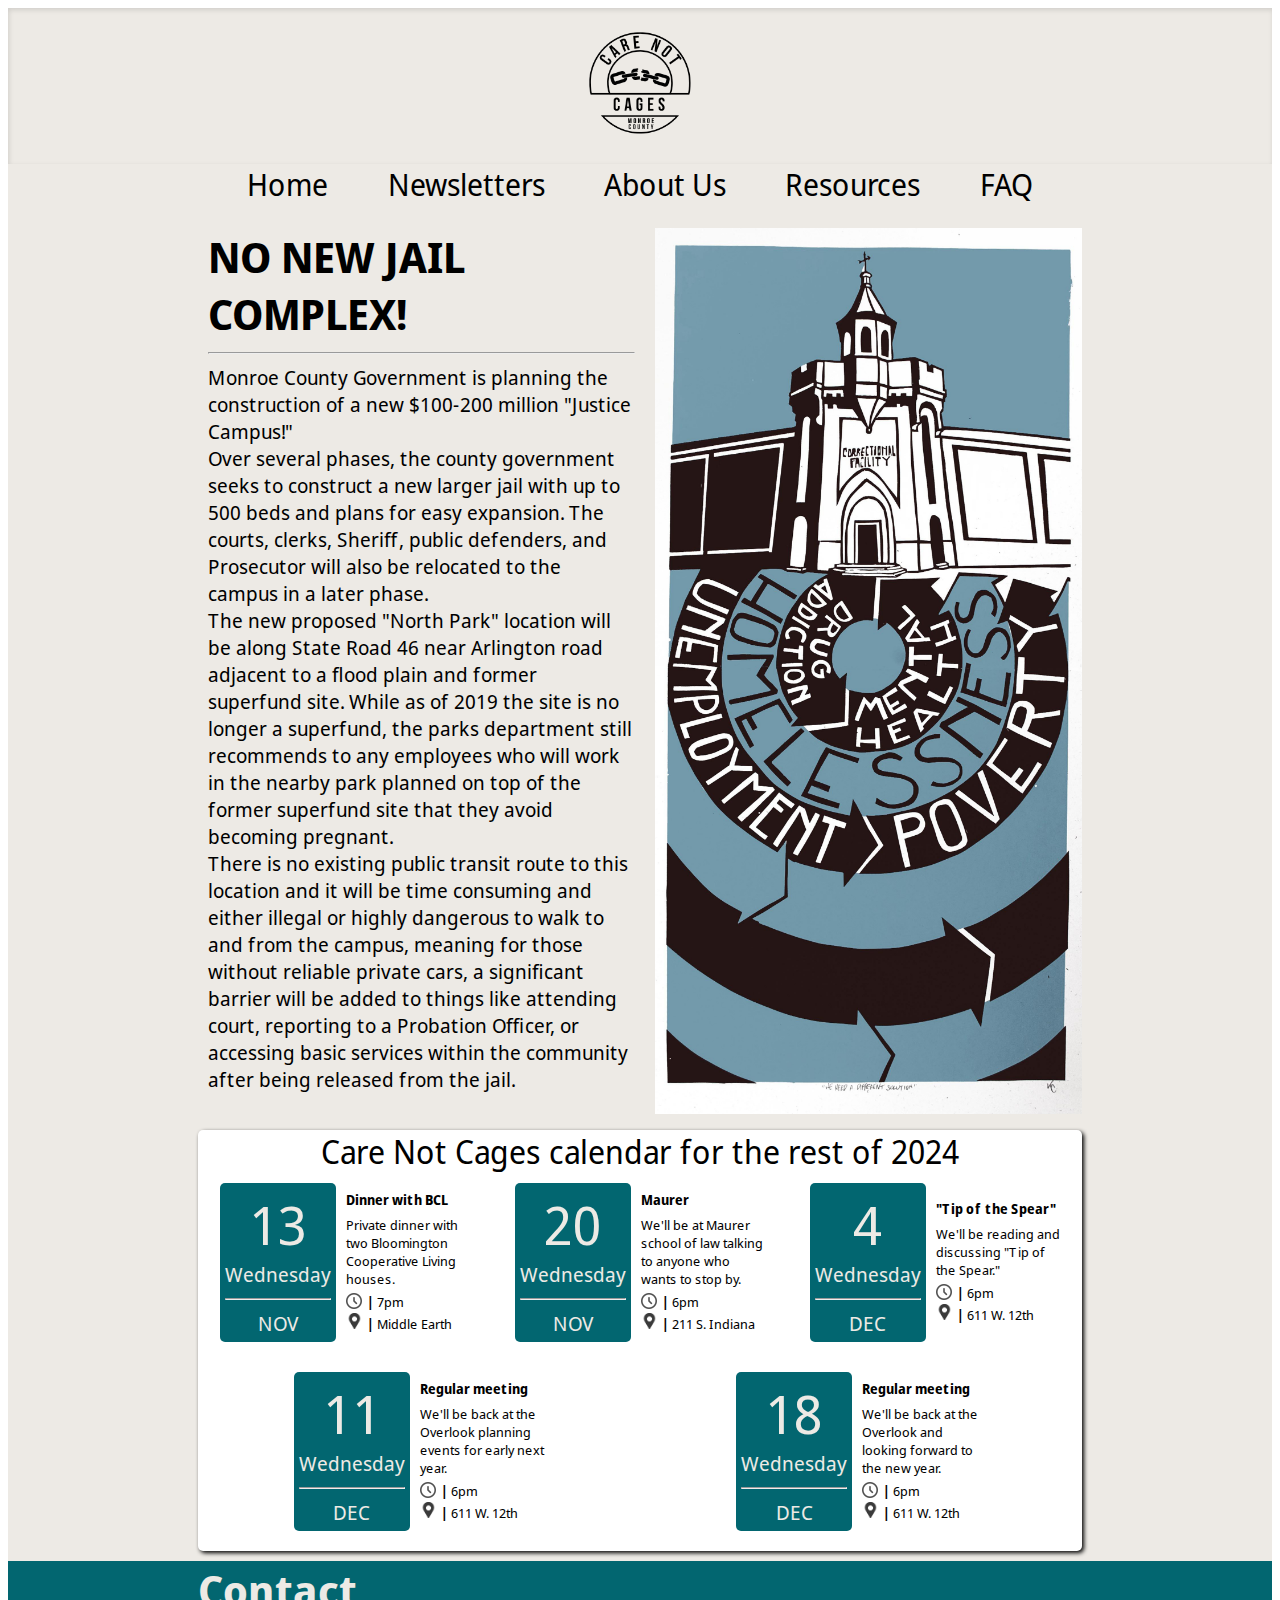
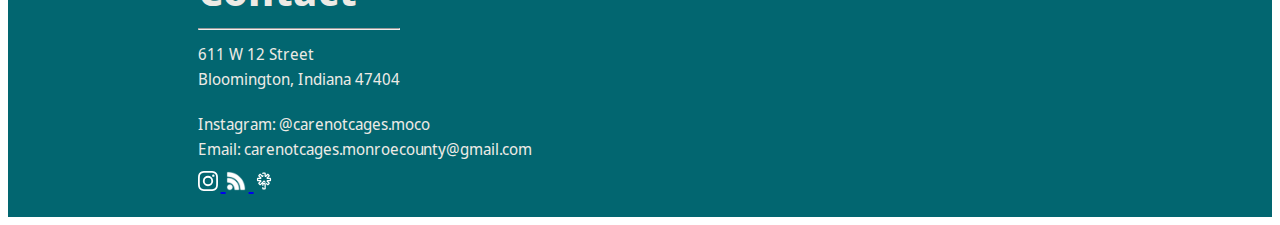
<file: index.html>
<!DOCTYPE html>
<html>
<head>
    <title>
        No New Jail!
    </title>
    <link rel="stylesheet" href="styles/styles.css">
    <link rel="preconnect" href="https://fonts.googleapis.com">
    <link rel="preconnect" href="https://fonts.gstatic.com" crossorigin>
    <link href="https://fonts.googleapis.com/css2?family=Noto+Sans+Display:ital,wght@0,400;0,700;1,400&display=swap" rel="stylesheet">
</head>
<body>
    <div class="website-page">
        <div class="banner-section">
            <div class="hamburger"></div>
            <div class="banner-center">
                <img class="banner-img" src="images/logo.png">
            </div>
            <div class="banner-right"></div>
        </div>
		<div class="body-whole">         
			<div class="toolbar">
				<a class="sidebar-element" href="index.html">Home</a>
				<a class="sidebar-element" href="https://us21.campaign-archive.com/home/?u=6d10627eb34ee9c841b69b6d6&id=cab045118e">Newsletters</a>
				<a class="sidebar-element" href="about-us.html">About Us</a>
				<a class="sidebar-element" href="resources.html">Resources</a>
				<a class="sidebar-element" href="faq.html">FAQ</a>
			</div>		
			<div class="hero">
				<div class="hero-text">
					<div class="header">
						NO NEW JAIL COMPLEX!
					</div>
					<hr class="hr-main">
					<div>
						Monroe County Government is planning the construction of a new $100-200 million "Justice Campus!"
						<br>
						Over several phases, the county government seeks to construct a new larger jail with up to 500 beds and plans for easy expansion. 
						The courts, clerks, Sheriff, public defenders, and Prosecutor will also be relocated to the campus in a later phase.
						<br>
						The new proposed "North Park" location will be along State Road 46 near Arlington road adjacent to a flood plain and former superfund site. 
						While as of 2019 the site is no longer a superfund, the parks department still recommends to any employees who will work in the nearby park planned on top of the former superfund site that they avoid becoming pregnant.
						<br>
						There is no existing public transit route to this location and 
						it will be time consuming and either illegal or highly dangerous to walk to and from the campus, meaning for those without reliable private cars, a significant barrier will be added to things like attending court, reporting to a Probation Officer, or accessing basic services within the community after being released from the jail. 
					</div>
				</div>
				<div class="hero-image-div">
					<img class="hero-img" src="images/CRAntiCorrectionalFacilitiesPoster.jpg" alt="poster">
				</div>
			</div>
			<div class="hero-calendar">
				<div class="hero-calendar-header">
					Care Not Cages calendar for the rest of 2024
				</div>
				<div class="hero-calendar-box">
					<div class="hero-calendar-row">
						<div class="hero-calendar-entry">
							<div class="calendar-aside">
								<div class="calendar-aside-date">
									13
								</div>
								<div class="calendar-aside-day">
									Wednesday
								</div>
								<hr>
								<div class="calendar-aside-month">
									NOV
								</div>
							</div>
							<div class="calendar-section">
								<div class="calendar-section-title">
									<b>Dinner with BCL </b>
								</div>
								<div>
									Private dinner with two Bloomington Cooperative Living houses.
								</div>
								<div class="calendar-section-time">
									<img class="calendar-img" src="images/clock.png">
									<div class="calendar-section-time-text">
										<strong>|</strong> 7pm 
									</div>
								</div>
								<div class="calendar-section-location">
									<div>
										<img class="calendar-img" src="images/location.png">
									</div>
									<div class="calendar-section-location-text">
										<strong>|</strong> Middle Earth
									</div>
								</div>
							</div>
						</div>
						<div class="hero-calendar-entry">
							<div class="calendar-aside">
								<div class="calendar-aside-date">
									20
								</div>
								<div class="calendar-aside-day">
									Wednesday
								</div>
								<hr>
								<div class="calendar-aside-month">
									NOV
								</div>
							</div>
							<div class="calendar-section">
								<div class="calendar-section-title">
									<b>Maurer </b>
								</div>
								<div>
									We'll be at Maurer school of law talking to anyone who wants to stop by.
								</div>
								<div class="calendar-section-time">
									<img class="calendar-img" src="images/clock.png">
									<div class="calendar-section-time-text">
										<strong>|</strong> 6pm 
									</div>
								</div>
								<div class="calendar-section-location">
									<div>
										<img class="calendar-img" src="images/location.png">
									</div>
									<div class="calendar-section-location-text">
										<strong>|</strong> 211 S. Indiana
									</div>
								</div>
							</div>
						</div>
						<div class="hero-calendar-entry">
							<div class="calendar-aside">
								<div class="calendar-aside-date">
									4
								</div>
								<div class="calendar-aside-day">
									Wednesday
								</div>
								<hr>
								<div class="calendar-aside-month">
									DEC
								</div>
							</div>
							<div class="calendar-section">
								<div class="calendar-section-title">
									<b> "Tip of the Spear" </b>
								</div>
								<div>
									We'll be reading and discussing "Tip of the Spear." 
								</div>
								<div class="calendar-section-time">
									<img class="calendar-img" src="images/clock.png">
									<div class="calendar-section-time-text">
										<strong>|</strong> 6pm 
									</div>
								</div>
								<div class="calendar-section-location">
									<div>
										<img class="calendar-img" src="images/location.png">
									</div>
									<div class="calendar-section-location-text">
										<strong>|</strong> 611 W. 12th
									</div>
								</div>
							</div>
						</div>
					</div>
					<div class="hero-calendar-row">
						<div class="hero-calendar-entry">
							<div class="calendar-aside">
								<div class="calendar-aside-date">
									11
								</div>
								<div class="calendar-aside-day">
									Wednesday
								</div>
								<hr>
								<div class="calendar-aside-month">
									DEC
								</div>
							</div>
							<div class="calendar-section">
								<div class="calendar-section-title">
									<b> Regular meeting </b>
								</div>
								<div>
									We'll be back at the Overlook planning events for early next year.
								</div>
								<div class="calendar-section-time">
									<img class="calendar-img" src="images/clock.png">
									<div class="calendar-section-time-text">
										<strong>|</strong> 6pm 
									</div>
								</div>
								<div class="calendar-section-location">
									<div>
										<img class="calendar-img" src="images/location.png">
									</div>
									<div class="calendar-section-location-text">
										<strong>|</strong> 611 W. 12th
									</div>
								</div>
							</div>
						</div>
						<div class="hero-calendar-entry">
							<div class="calendar-aside">
								<div class="calendar-aside-date">
									18
								</div>
								<div class="calendar-aside-day">
									Wednesday
								</div>
								<hr>
								<div class="calendar-aside-month">
									DEC
								</div>
							</div>
							<div class="calendar-section">
								<div class="calendar-section-title">
									<b> Regular meeting </b>
								</div>
								<div>
									We'll be back at the Overlook and looking forward to the new year.
								</div>
								<div class="calendar-section-time">
									<img class="calendar-img" src="images/clock.png">
									<div class="calendar-section-time-text">
										<strong>|</strong> 6pm 
									</div>
								</div>
								<div class="calendar-section-location">
									<div>
										<img class="calendar-img" src="images/location.png">
									</div>
									<div class="calendar-section-location-text">
										<strong>|</strong> 611 W. 12th
									</div>
								</div>
							</div>
						</div>
					</div>
				</div>
			</div>
		</div>
		<div class="foot-section">
			<div class="header">
				Contact
			</div>
			<hr class="hr-main" style="max-width:200px;">
			<div class="foot-content">
				611 W 12 Street
			</div>
			<div class="foot-content">
				Bloomington, Indiana 47404
			</div>
			<p></p>
			<div class="foot-content">
				Instagram: @carenotcages.moco
			</div>
			<div class="foot-content">
				Email:<a class="email" href="mailto:carenotcages.monroecounty@gmail.com">
					carenotcages.monroecounty@gmail.com 
				</a>
			</div>
			<div style="margin-top: 10px;">
				<a href="https://www.instagram.com/carenotcages.moco/">
					<img class="foot-logo" src="images/Instagram_Glyph_White.svg" alt="Instagram">
				</a>
				<a href="https://us21.campaign-archive.com/feed?u=6d10627eb34ee9c841b69b6d6&id=cab045118e">
					<img class="foot-logo-rss" src="images/icons8-rss-48.png" alt="Newsletter RSS">
				</a>
				<a href="https://linktr.ee/carenotcages">
					<img class="foot-logo-linktree" src="images/icons8-linktree.svg" alt="Linktree">
				</a>
			</div>
		</div>
    </div>
</body>
</html>
</file>
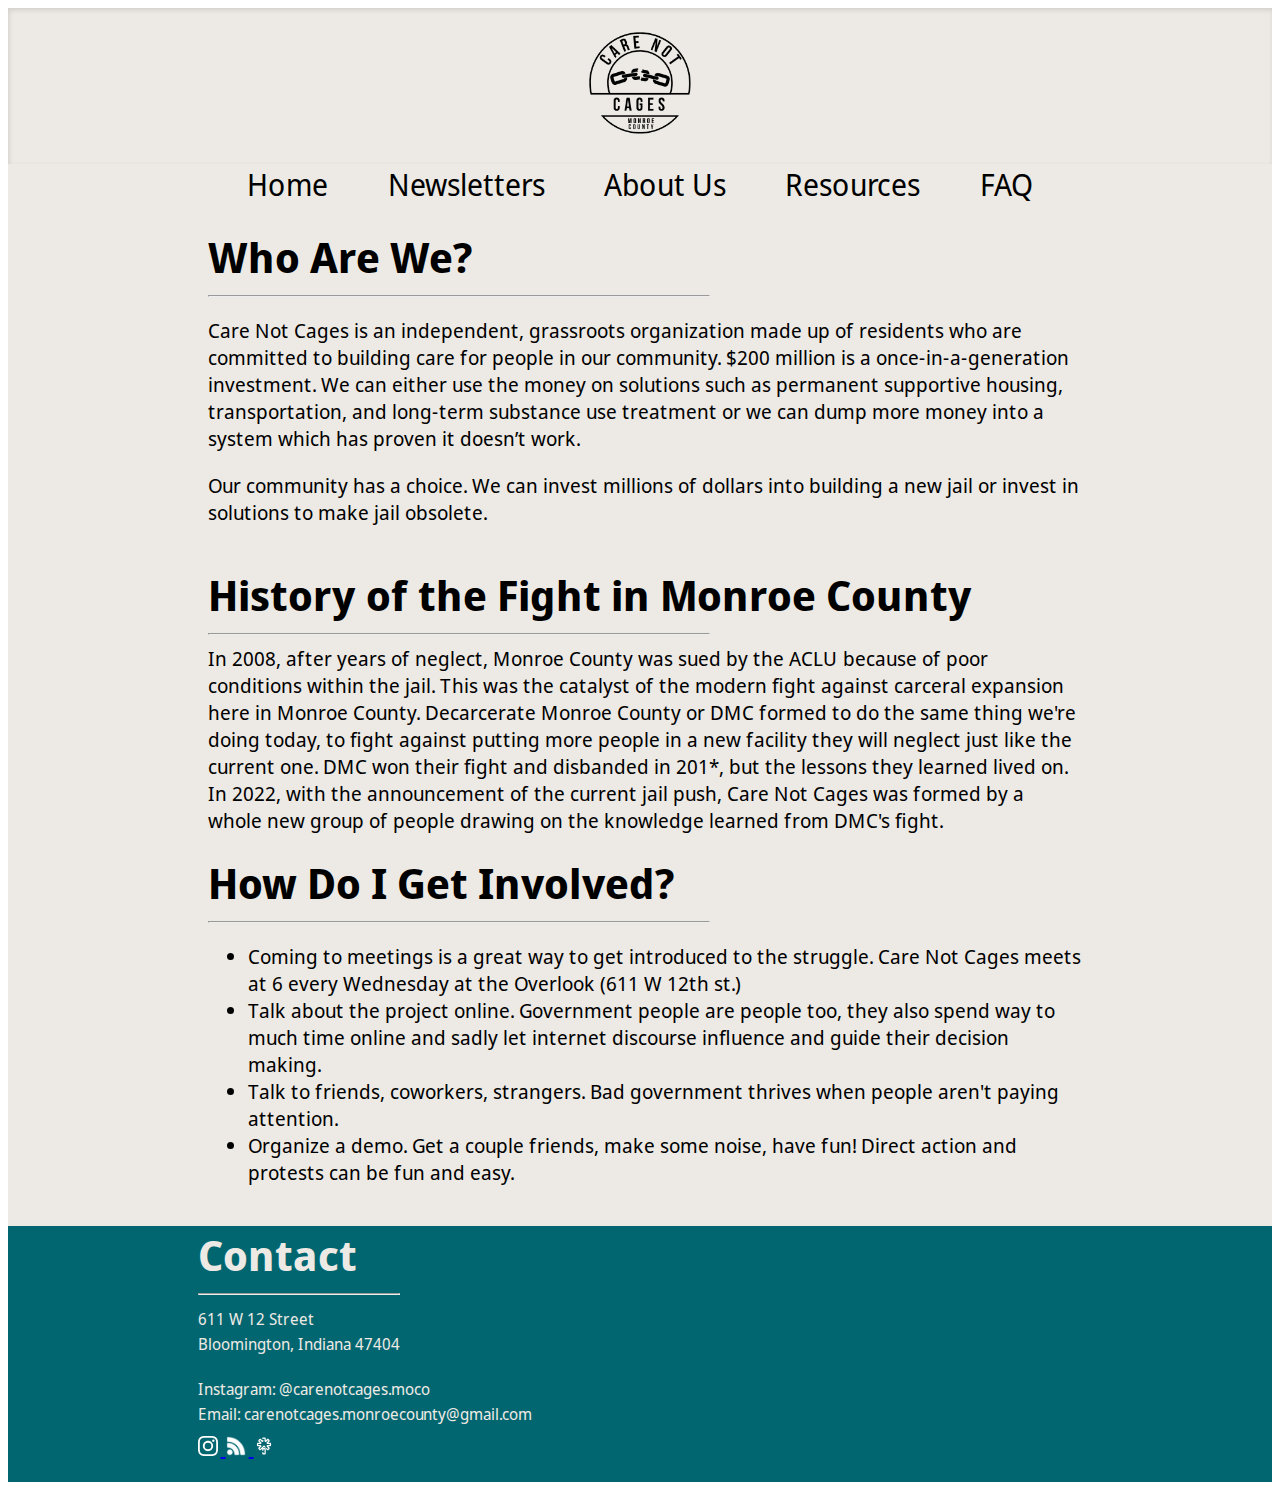
<file: about-us.html>
<!DOCTYPE html>
<html>
<head>
    <title>
        Care, Not Cages!
    </title>
    <link rel="stylesheet" href="styles/styles.css">
    <link rel="preconnect" href="https://fonts.googleapis.com">
    <link rel="preconnect" href="https://fonts.gstatic.com" crossorigin>
    <link href="https://fonts.googleapis.com/css2?family=Noto+Sans+Display:ital,wght@0,400;0,700;1,400&display=swap" rel="stylesheet">
</head>
<body>
    <div class="website-page">
		<div class="banner-section">
			<div class="hamburger"></div>
			<div class="banner-center">
				<img class="banner-img" src="images/logo.png">
			</div>
			<div class="banner-right"></div>
		</div>
		<div class="body-whole">
			<div class="toolbar">
				<a class="sidebar-element" href="index.html">Home</a>
				<a class="sidebar-element" href="https://us21.campaign-archive.com/home/?u=6d10627eb34ee9c841b69b6d6&id=cab045118e">Newsletters</a>
				<a class="sidebar-element" href="about-us.html">About Us</a>
				<a class="sidebar-element" href="resources.html">Resources</a>
				<a class="sidebar-element" href="faq.html">FAQ</a>
			</div>
			
			<div class="body-main">
				<div class="header">
					Who Are We?
				</div>
				<hr class="hr-main">
				<div>
					<p>
						Care Not Cages is an independent, grassroots organization made up of residents who are committed to building care for people in our community.
						$200 million is a once-in-a-generation investment.
						We can either use the money on solutions such as permanent supportive housing, transportation, and long-term substance use treatment or we can dump more money into a system which has proven it doesn’t work.
					</p>
					<p>
						Our community has a choice. We can invest millions of dollars into building a new jail or invest in solutions to make jail obsolete.
					</p>
				</div>
			</div>
			<div class="body-main">
				<div class="header">
					History of the Fight in Monroe County
				</div>
				<hr class="hr-main">
				<div>
					In 2008, after years of neglect, Monroe County was sued by the ACLU because of poor conditions within the jail.
					This was the catalyst of the modern fight against carceral expansion here in Monroe County.
					Decarcerate Monroe County or DMC formed to do the same thing we're doing today, to fight against putting more people in a new facility they will neglect just like the current one. DMC won their fight and disbanded in 201*, but the lessons they learned lived on. 
					In 2022, with the announcement of the current jail push, Care Not Cages was formed by a whole new group of people drawing on the knowledge learned from DMC's fight.
				</div>
			</div>
			<div class="body-main">
				<div class="header">
					How Do I Get Involved?
				</div>
				<hr class="hr-main">
				<ul>
					<li>
						Coming to meetings is a great way to get introduced to the struggle. Care Not Cages meets at 6 every Wednesday at the Overlook (611 W 12th st.)
					</li>
					<li>
						Talk about the project online. Government people are people too, they also spend way to much time online and sadly let internet discourse influence and guide their decision making. 
					</li>
					<li>
						Talk to friends, coworkers, strangers. Bad government thrives when people aren't paying attention.
					</li>
					<li>
						Organize a demo. Get a couple friends, make some noise, have fun! Direct action and protests can be fun and easy.
					</li>
				</ul>
			</div>
		</div>
		<div class="foot-section">
			<div class="header">
				Contact
			</div>
			<hr class="hr-main" style="max-width:200px;">
			<div class="foot-content">
				611 W 12 Street
			</div>
			<div class="foot-content">
				Bloomington, Indiana 47404
			</div>
			<p></p>
			<div class="foot-content">
				Instagram: @carenotcages.moco
			</div>
			<div class="foot-content">
				Email: carenotcages.monroecounty@gmail.com
			</div>
			<div style="margin-top: 10px;">
				<a href="https://www.instagram.com/carenotcages.moco/">
					<img class="foot-logo" src="images/Instagram_Glyph_White.svg" alt="Instagram">
				</a>
				<a href="https://us21.campaign-archive.com/feed?u=6d10627eb34ee9c841b69b6d6&id=cab045118e">
					<img class="foot-logo-rss" src="images/icons8-rss-48.png" alt="Newsletter RSS">
				</a>
				<a href="https://linktr.ee/carenotcages">
					<img class="foot-logo-linktree" src="images/icons8-linktree.svg" alt="Linktree">
				</a>
			</div>
		</div>
	</div>
</body>
</html>
</file>
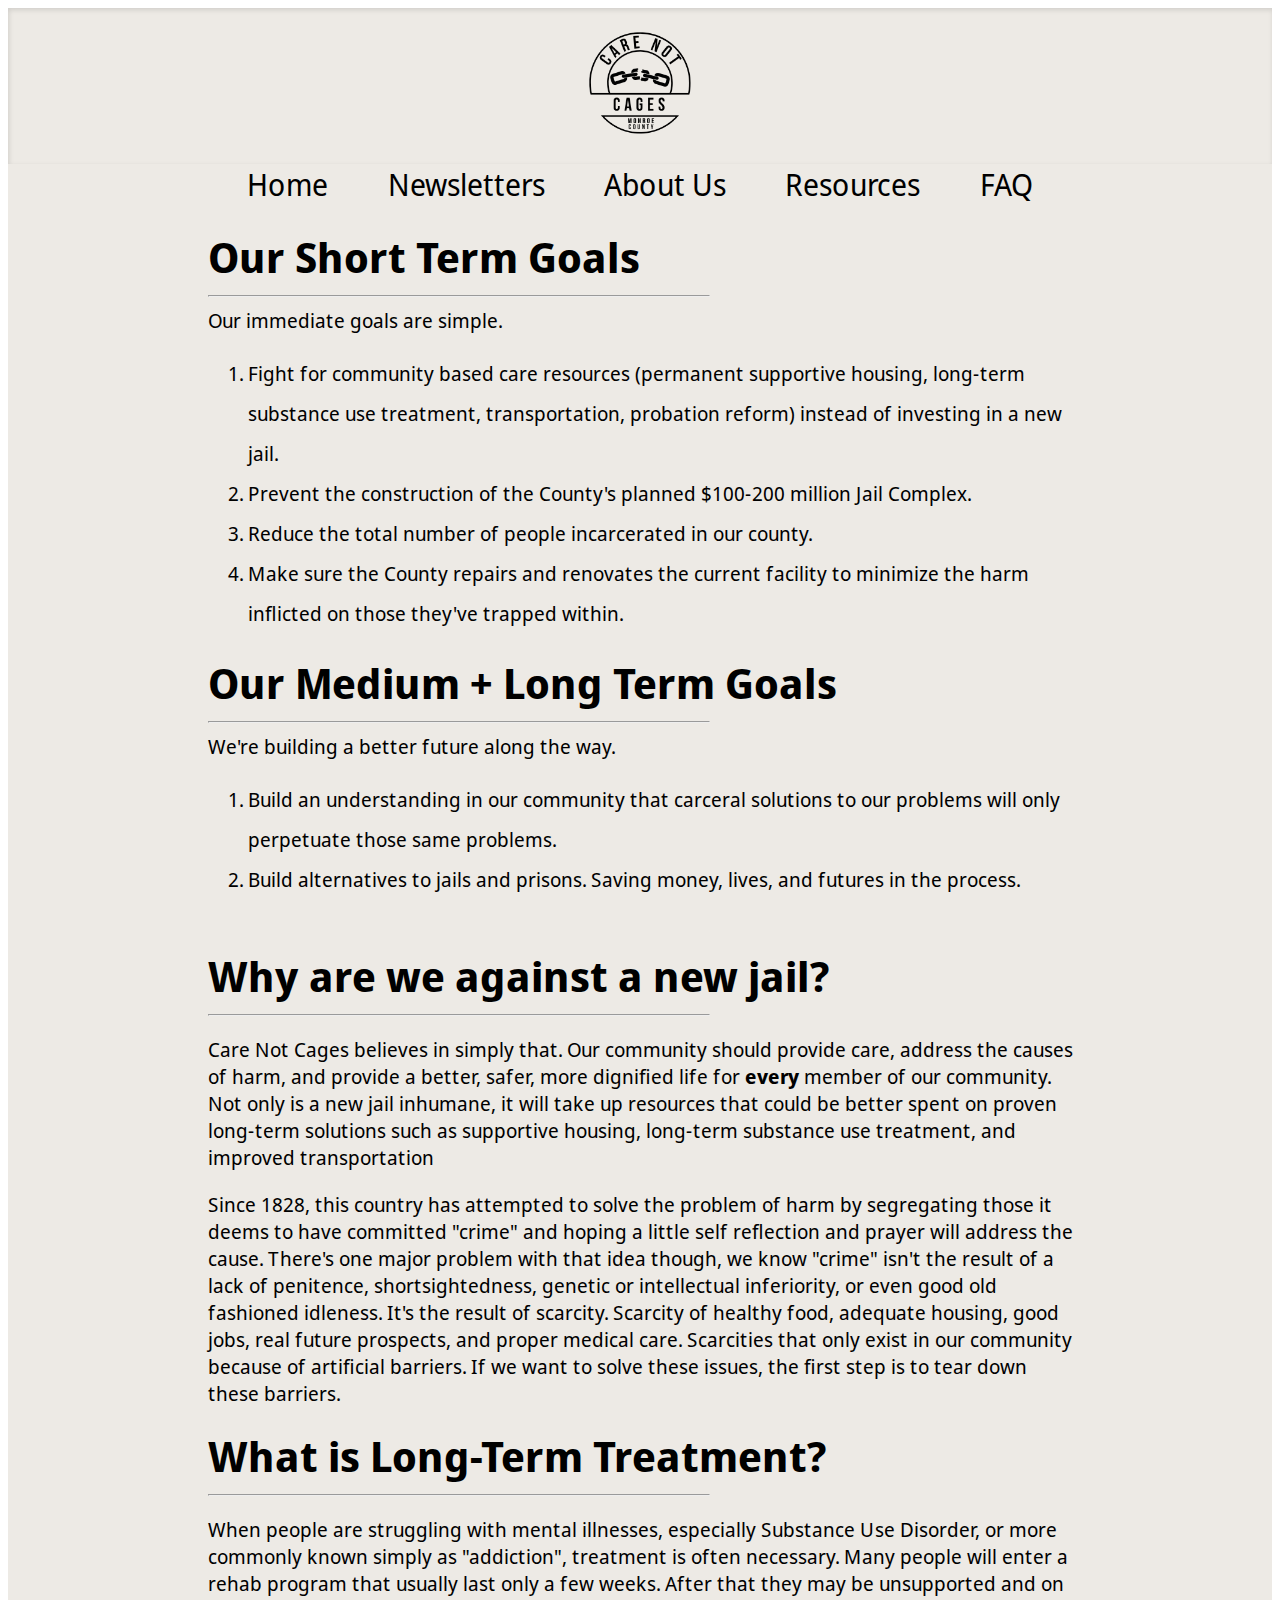
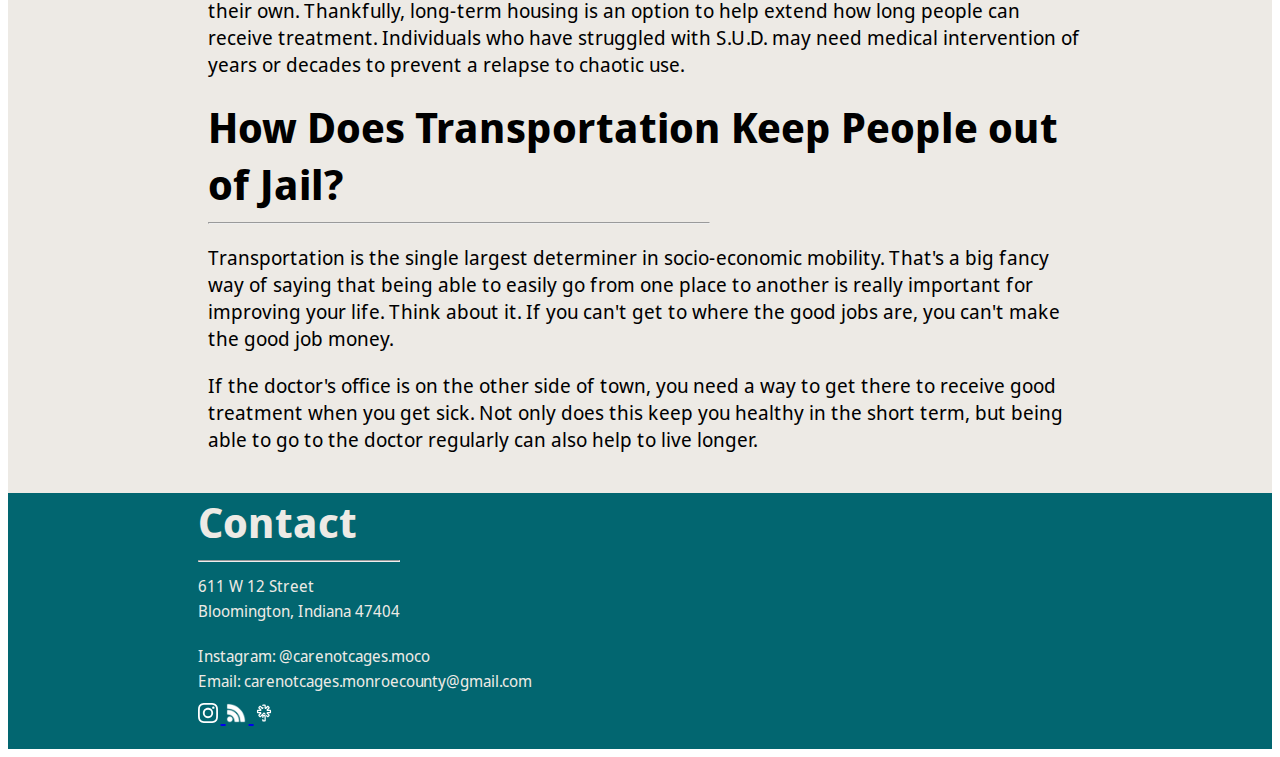
<file: faq.html>
<!DOCTYPE html>
<html>
<head>
    <title>
        FAQ
    </title>
    <link rel="stylesheet" href="styles/styles.css">
    <link rel="preconnect" href="https://fonts.googleapis.com">
    <link rel="preconnect" href="https://fonts.gstatic.com" crossorigin>
    <link href="https://fonts.googleapis.com/css2?family=Noto+Sans+Display:ital,wght@0,400;0,700;1,400&display=swap" rel="stylesheet">
</head>
<body>
	<div class="website-page">
		<div class="banner-section">
			<div class="hamburger"></div>
			<div class="banner-center">
				<img class="banner-img" src="images/logo.png">
			</div>
			<div class="banner-right"></div>
		</div>
		<div class="body-whole">   
			<div class="toolbar">
				<a class="sidebar-element" href="index.html">Home</a>
				<a class="sidebar-element" href="https://us21.campaign-archive.com/home/?u=6d10627eb34ee9c841b69b6d6&id=cab045118e">Newsletters</a>
				<a class="sidebar-element" href="about-us.html">About Us</a>
				<a class="sidebar-element" href="resources.html">Resources</a>
				<a class="sidebar-element" href="faq.html">FAQ</a>
			</div>		
			<div class="body-main">
				<div class="header">
					Our Short Term Goals
				</div>
				<hr class="hr-main">
				<div>
					Our immediate goals are simple.
					<ol style="line-height: 40px;">
						<li>
							Fight for community based care resources (permanent supportive housing, long-term substance use treatment, transportation, probation reform) instead of investing in a new jail.
						</li>
						<li>
							Prevent the construction of the County's planned $100-200 million Jail Complex.
						</li>
						<li>
							Reduce the total number of people incarcerated in our county. 
						</li>
						<li>
							Make sure the County repairs and renovates the current facility to minimize the harm inflicted on those they've trapped within.
						</li>
					</ol>
				</div>
				<div class="header">
					Our Medium + Long Term Goals
				</div>
				<hr class="hr-main">
				<div>
					We're building a better future along the way.
					<ol style="line-height: 40px;">
						<li>
							Build an understanding in our community that carceral solutions to our problems will only perpetuate those same problems.
						</li>
						<li>
							Build alternatives to jails and prisons. Saving money, lives, and futures in the process.
						</li>
					</ol>
				</div>
				<br>
				<div class="header">
					Why are we against a new jail?
				</div>
				<hr class="hr-main">
				<div>
					<p>
						Care Not Cages believes in simply that. Our community should provide care, address the causes of harm, and provide a better, safer, more dignified life for <b>every</b> member of our community.
						Not only is a new jail inhumane, it will take up resources that could be better spent on proven long-term solutions such as supportive housing, long-term substance use treatment, and improved transportation
					</p>
					<p>
						Since 1828, this country has attempted to solve the problem of harm by segregating those it deems to have committed "crime" and hoping a little self reflection and prayer will address the cause.
						There's one major problem with that idea though, we know "crime" isn't the result of a lack of penitence, shortsightedness, genetic or intellectual inferiority, or even good old fashioned idleness.
						It's the result of scarcity. Scarcity of healthy food, adequate housing, good jobs, real future prospects, and proper medical care. Scarcities that only exist in our community because of artificial barriers.
						If we want to solve these issues, the first step is to tear down these barriers.
					</p>
				</div>
				<div class="header">
					What is Long-Term Treatment?
				</div>
				<hr class="hr-main">
				<div>
					<p>
						When people are struggling with mental illnesses, especially Substance Use Disorder, or more commonly known simply as "addiction", treatment is often necessary.
						Many people will enter a rehab program that usually last only a few weeks. After that they may be unsupported and on their own. Thankfully, long-term housing is an option to help extend how long people can receive treatment.
						Individuals who have struggled with S.U.D. may need medical intervention of years or decades to prevent a relapse to chaotic use. 
				</div>
				<div class="header">
					How Does Transportation Keep People out of Jail?
				</div>
				<hr class="hr-main">
				<div>
					<p>
						Transportation is the single largest determiner in socio-economic mobility. That's a big fancy way of saying that being able to easily go from one place to another is really important for improving your life.
						Think about it. If you can't get to where the good jobs are, you can't make the good job money.
					</p>
					<p>
						If the doctor's office is on the other side of town, you need a way to get there to receive good treatment when you get sick. Not only does this keep you healthy in the short term, but being able to go to the doctor regularly can also help to live longer.
					</p>
				</div>
			</div>
		</div>
		<div class="foot-section">
			<div class="header">
				Contact
			</div>
			<hr class="hr-main" style="max-width:200px;">
			<div class="foot-content">
				611 W 12 Street
			</div>
			<div class="foot-content">
				Bloomington, Indiana 47404
			</div>
			<p></p>
			<div class="foot-content">
				Instagram: @carenotcages.moco
			</div>
			<div class="foot-content">
				Email: carenotcages.monroecounty@gmail.com
			</div>
			<div style="margin-top: 10px;">
				<a href="https://www.instagram.com/carenotcages.moco/">
					<img class="foot-logo" src="images/Instagram_Glyph_White.svg" alt="Instagram">
				</a>
				<a href="https://us21.campaign-archive.com/feed?u=6d10627eb34ee9c841b69b6d6&id=cab045118e">
					<img class="foot-logo-rss" src="images/icons8-rss-48.png" alt="Newsletter RSS">
				</a>
				<a href="https://linktr.ee/carenotcages">
					<img class="foot-logo-linktree" src="images/icons8-linktree.svg" alt="Linktree">
				</a>
			</div>
		</div>
    </div>
</body>
</html>
</file>
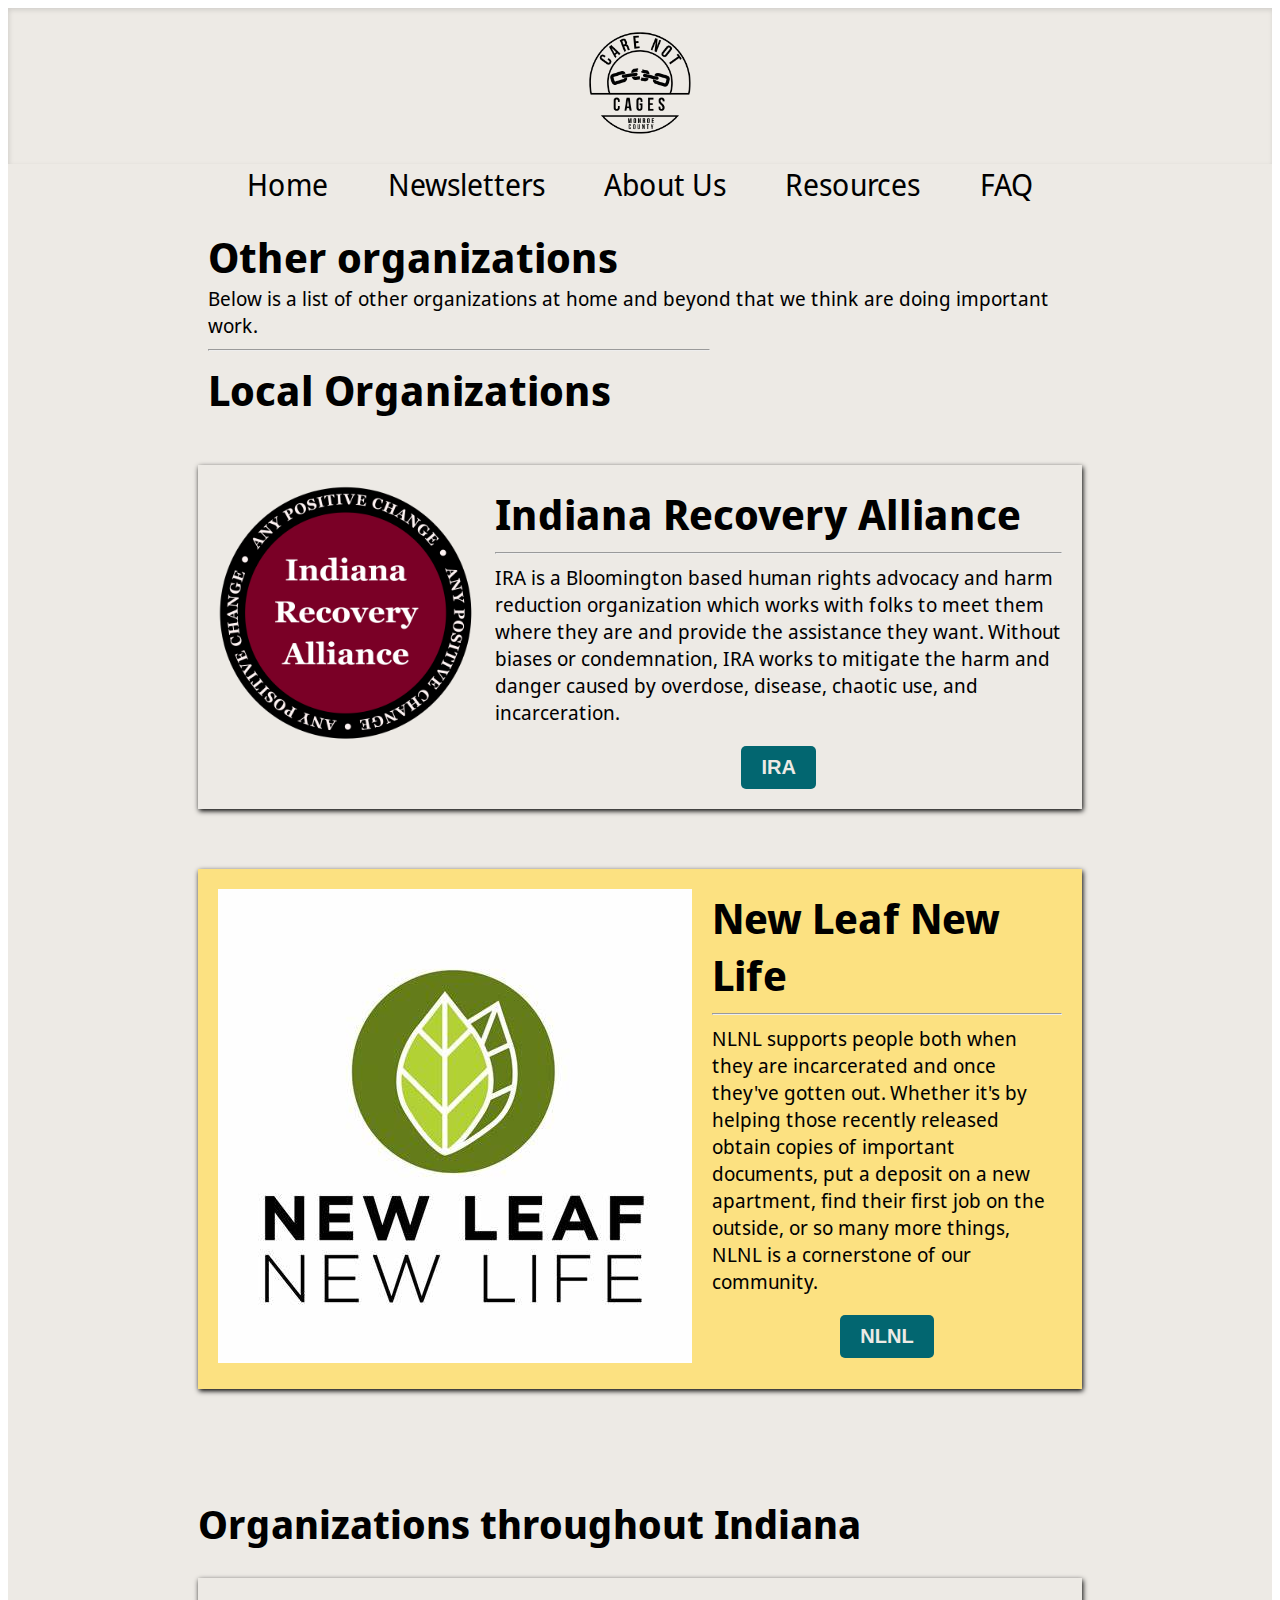
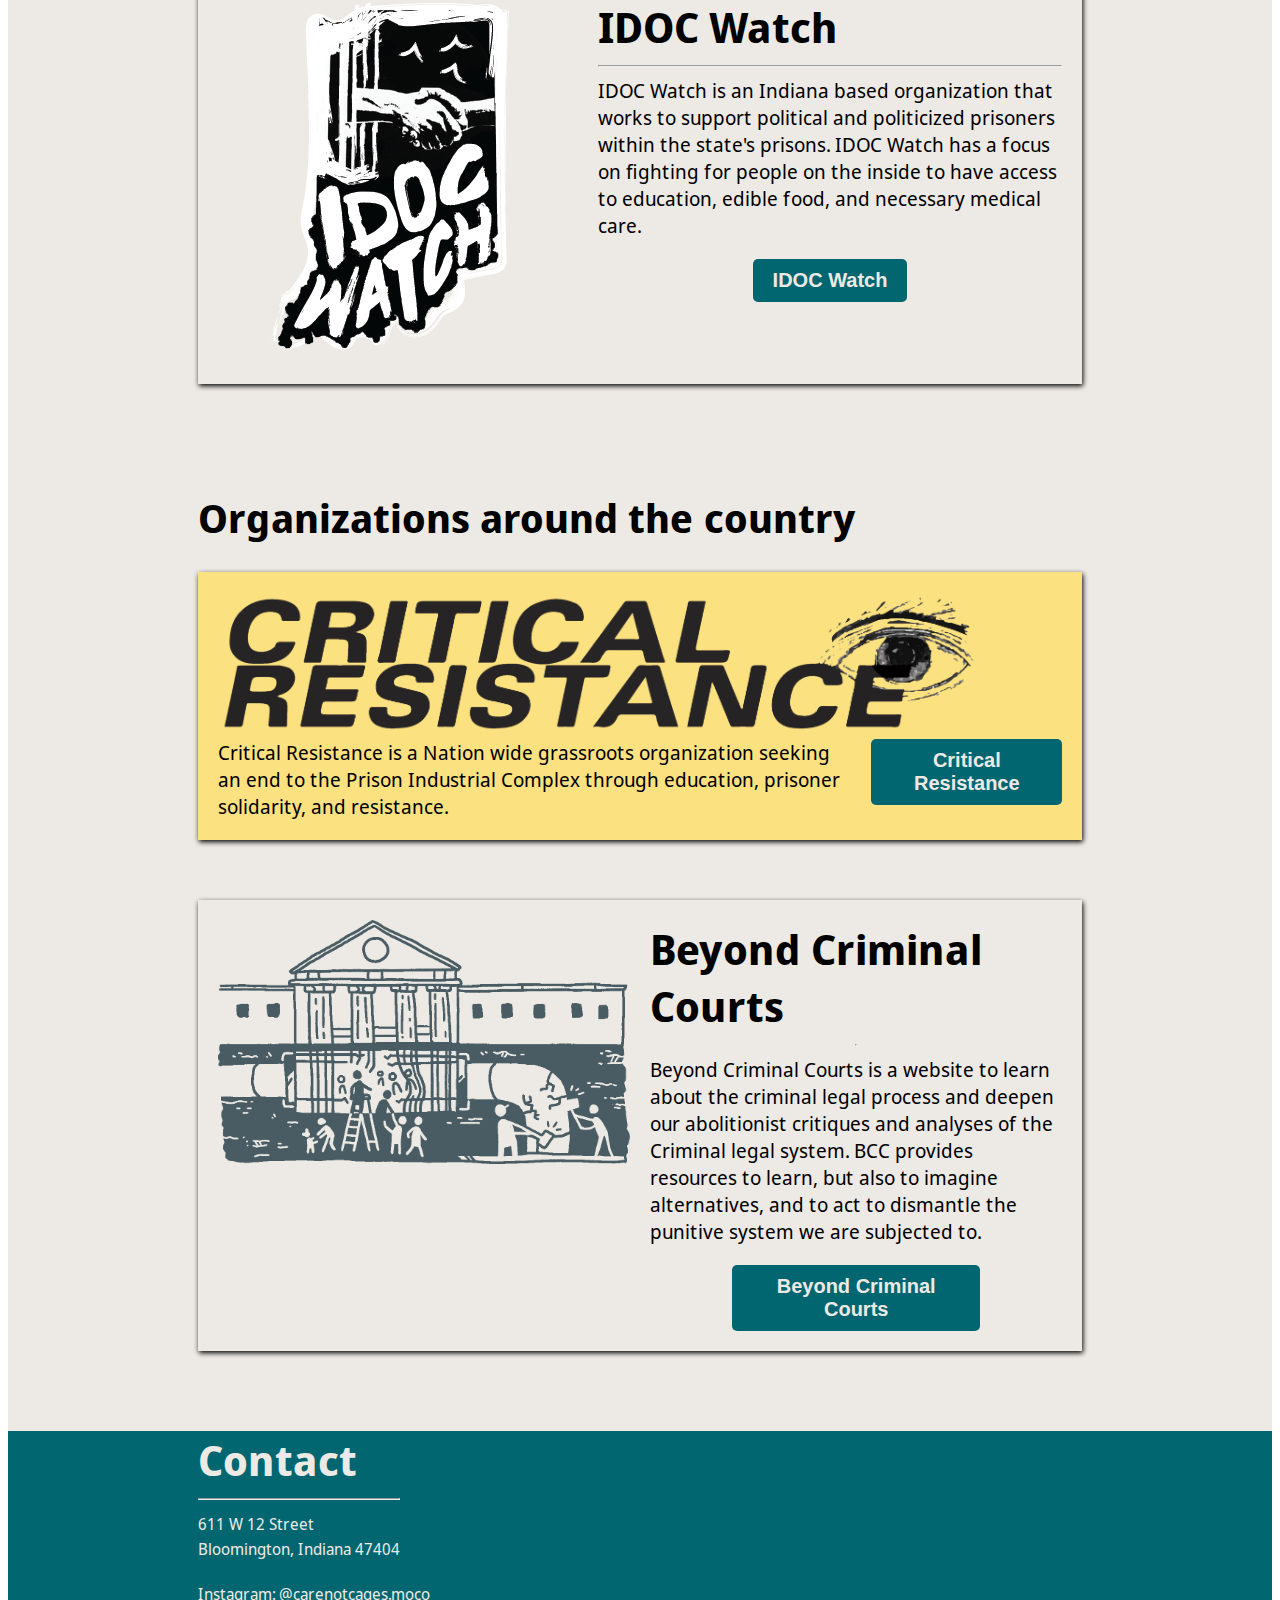
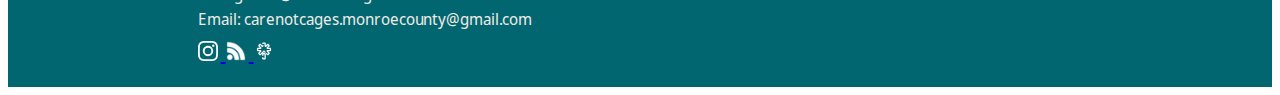
<file: resources.html>
<!DOCTYPE html>
<html>
<head>
    <title>
        Stuff 'n' things
    </title>
    <link rel="stylesheet" href="styles/styles.css">
    <link rel="preconnect" href="https://fonts.googleapis.com">
    <link rel="preconnect" href="https://fonts.gstatic.com" crossorigin>
    <link href="https://fonts.googleapis.com/css2?family=Noto+Sans+Display:ital,wght@0,400;0,700;1,400&display=swap" rel="stylesheet">
	<link rel="stylesheet" href="styles/resources.css">
</head>
<body>
    <div class="website-page">
		<div class="banner-section">
			<div class="hamburger"></div>
			<div class="banner-center">
				<img class="banner-img" src="images/logo.png">
			</div>
			<div class="banner-right"></div>
		</div>
		<div class="body-whole">   
			<div  class="toolbar">
				<a class="sidebar-element" href="index.html">Home</a>
				<a class="sidebar-element" href="https://us21.campaign-archive.com/home/?u=6d10627eb34ee9c841b69b6d6&id=cab045118e">Newsletters</a>
				<a class="sidebar-element" href="about-us.html">About Us</a>
				<a class="sidebar-element" href="resources.html">Resources</a>
				<a class="sidebar-element" href="faq.html">FAQ</a>
			</div>		
			<div class="body-main">
				<div class="header" id="id-other-orgs">
					Other organizations
				</div>
				<div>
					Below is a list of other organizations at home and beyond that we think are doing important work.
				</div>
				<hr class="hr-main">
				<div class="header">
					Local Organizations
				</div>
				<br>
			</div>
			<div class="other-orgs local-orgs">
				<div class="org-tile ira">
					<div>
						<img class="ira-logo" src="images/IRA-logo.png" alt="Indiana Recovery Alliance">
					</div>
					<div class="txt-div ira-txt-div">
						<div class="header ira-txt">
							Indiana Recovery Alliance
						</div>
						<hr>
						<div class="ira-text-body">
							<div class="ira-text-main">
								IRA is a Bloomington based human rights advocacy and harm reduction organization which works with folks to meet them where they are and provide the assistance they want.
								Without biases or condemnation, IRA works to mitigate the harm and danger caused by overdose, disease, chaotic use, and incarceration.
							</div>
							<div class="centered-btn-div">
								<a href="https://criticalresistance.org/">
									<button class="tile-btn">
										IRA
									</button>
								</a>
							</div>
						</div>
					</div>
				</div>
				<div class="org-tile nlnl">
					<div>
						<img class="nlnl-logo" src="images/nlnl-logo.jpg" alt="New Leaf New Life">
					</div>
					<div class="txt-div nlnl-txt-div">
						<div class="header nlnl-txt">
							New Leaf New Life
						</div>
						<hr>
						<div class="nlnl-text-body">
							<div class="nlnl-text-main">
								NLNL supports people both when they are incarcerated and once they've gotten out. Whether it's by helping those recently released obtain copies of important documents, put a deposit on a new apartment, find their first job on the outside, or so many more things, NLNL is a cornerstone of our community.
							</div>
							<div class="centered-btn-div">
								<a href="https://criticalresistance.org/">
									<button class="tile-btn">
										NLNL
									</button>
								</a>
							</div>
						</div>
					</div>
				</div>
			</div>
			<h1>
				Organizations throughout Indiana
			</h1>
			<div class="other-orgs indiana-orgs">
				<div class="org-tile idocwatch">
					<div class="idocwatch-div">
						<img class="idocwatch-img" src="images/idoc+transparent-01.png" alt="IDOC Watch">
					</div>
					<div class="txt-div idocwatch-txt-div">
						<div class="header idocwatch-txt">
							IDOC Watch
						</div>
						<hr>
						<div class="idocwatch-txt-body">
							<div class="idocwatch-txt-main">
								IDOC Watch is an Indiana based organization that works to support political and politicized prisoners within the state's prisons. IDOC Watch has a focus on fighting for people on the inside to have access to education, edible food, and necessary medical care.
							</div>
							<div class="centered-btn-div">
								<a href="https://www.idocwatch.org/">
									<button class="tile-btn">
										IDOC Watch
									</button>
								</a>
							</div>
						</div>
					</div>
				</div>
			</div>
			<h1 class="h1-main">
				Organizations around the country
			</h1>
			<div class="other-orgs nation-wide">
				<div class="org-tile critical-resistance">
					<div>
						<img class="critical-resistance-logo" src="images/Critical-Resistance-Logo-Transparent.png" alt="Critical Resistance">
					</div>
					<div class="crit-res-text-div">
						<div class="crit-res-text">
							Critical Resistance is a Nation wide grassroots organization seeking an end to the Prison Industrial Complex through education, prisoner solidarity, and resistance.
						</div>
						<div>
							<a href="https://criticalresistance.org/">
								<button class="tile-btn">
									Critical Resistance
								</button>
							</a>
						</div>
					</div>
				</div>
				<div class="org-tile beyond-criminal-courts">
					<div class="bynd-crm-crts-img-div">
						<img class="bynd-crm-crts-img" src="images/Beyond-Criminal-Courts-Hero.webp" alt="Beyond Criminal Courts">
					</div>
					<div class="txt-div bynd-crm-crts-txt-div">
						<div class="header bynd-crm-crts-txt">
							Beyond Criminal Courts
						</div>
						<hr>
						<div class="bynd-crm-crts-txt-body">
							<div class="bynd-crm-crts-txt-main">
								Beyond Criminal Courts is a website to learn about the criminal legal process and deepen our abolitionist critiques and analyses of the Criminal legal system. BCC provides resources to learn, but also to imagine alternatives, and to act to dismantle the punitive system we are subjected to. 
							</div>
							<div class="centered-btn-div">
								<a href="https://beyondcourts.org/en">
									<button class="tile-btn">
										Beyond Criminal Courts
									</button>
								</a>
							</div>
						</div>
					</div>
				</div>
				
			</div>
		</div>
		<div class="foot-section">
			<div class="header">
				Contact
			</div>
			<hr class="hr-main" style="max-width:200px;">
			<div class="foot-content">
				611 W 12 Street
			</div>
			<div class="foot-content">
				Bloomington, Indiana 47404
			</div>
			<p></p>
			<div class="foot-content">
				Instagram: @carenotcages.moco
			</div>
			<div class="foot-content">
				Email: carenotcages.monroecounty@gmail.com
			</div>
			<div style="margin-top: 10px;">
				<a href="https://www.instagram.com/carenotcages.moco/">
					<img class="foot-logo" src="images/Instagram_Glyph_White.svg" alt="Instagram">
				</a>
				<a href="https://us21.campaign-archive.com/feed?u=6d10627eb34ee9c841b69b6d6&id=cab045118e">
					<img class="foot-logo-rss" src="images/icons8-rss-48.png" alt="Newsletter RSS">
				</a>
				<a href="https://linktr.ee/carenotcages">
					<img class="foot-logo-linktree" src="images/icons8-linktree.svg" alt="Linktree">
				</a>
			</div>
		</div>
    </div>
</body>
</html>
</file>
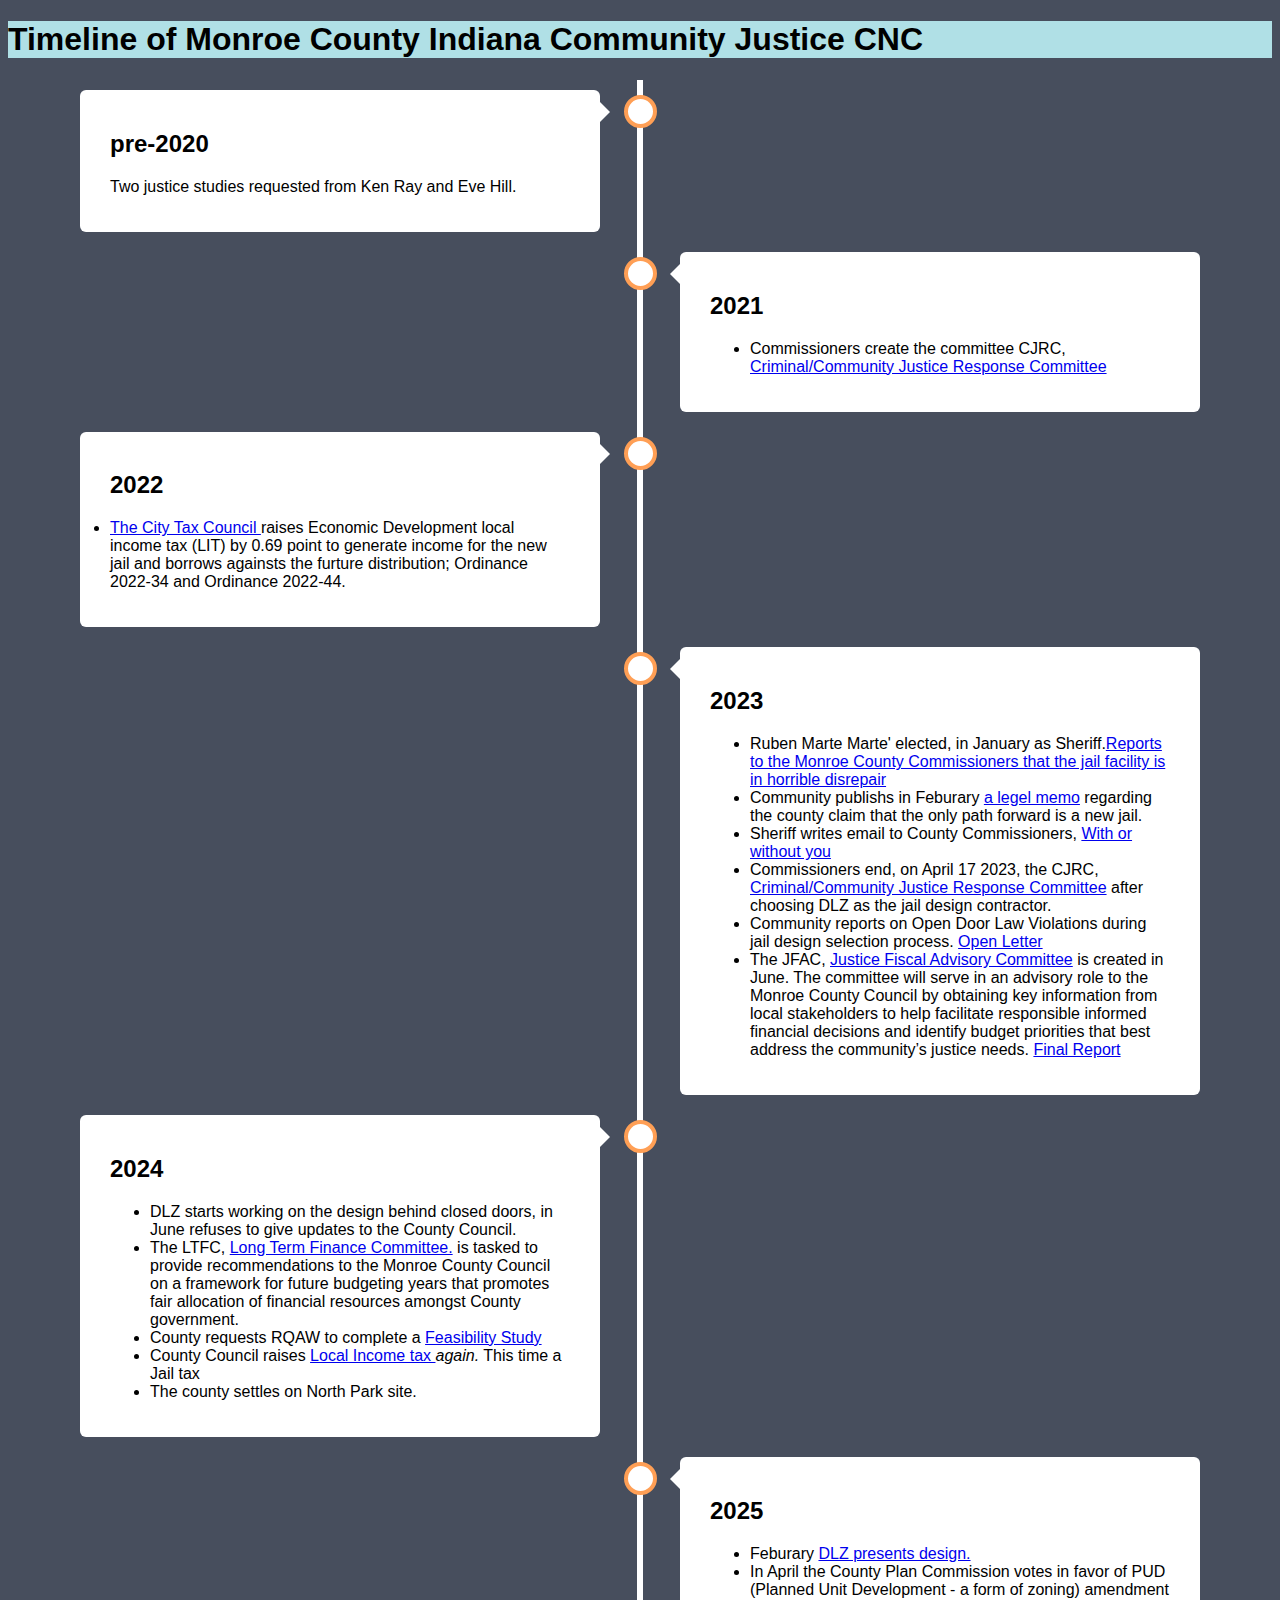
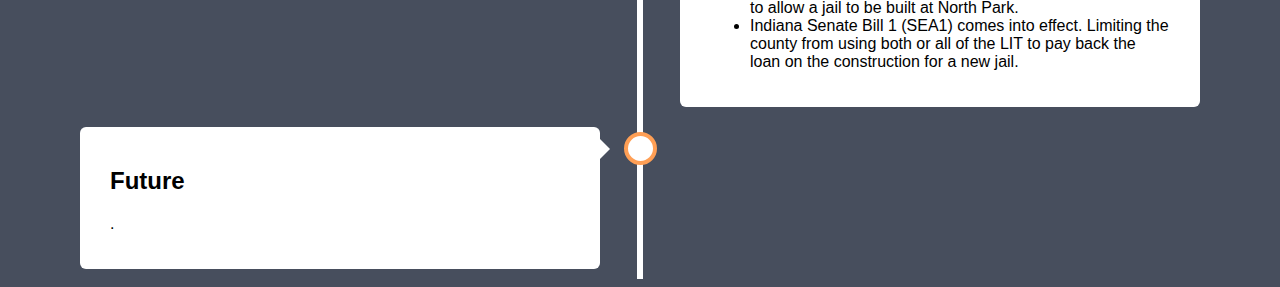
<file: trytwo.html>
<!DOCTYPE html>
<html>
<head>
<meta name="viewport" content="width=device-width, initial-scale=1.0">
<style>
* {
  box-sizing: border-box;
}

body {
  background-color: #474e5d;
  font-family: Helvetica, sans-serif;
}

/* The actual timeline (the vertical ruler) */
.timeline {
  position: relative;
  max-width: 1200px;
  margin: 0 auto;
}

/* The actual timeline (the vertical ruler) */
.timeline::after {
  content: '';
  position: absolute;
  width: 6px;
  background-color: white;
  top: 0;
  bottom: 0;
  left: 50%;
  margin-left: -3px;
}

/* Container around content */
.container {
  padding: 10px 40px;
  position: relative;
  background-color: inherit;
  width: 50%;
}

/* The circles on the timeline */
.container::after {
  content: '';
  position: absolute;
  width: 25px;
  height: 25px;
  right: -17px;
  background-color: white;
  border: 4px solid #FF9F55;
  top: 15px;
  border-radius: 50%;
  z-index: 1;
}

/* Place the container to the left */
.left {
  left: 0;
}

/* Place the container to the right */
.right {
  left: 50%;
}

/* Add arrows to the left container (pointing right) */
.left::before {
  content: " ";
  height: 0;
  position: absolute;
  top: 22px;
  width: 0;
  z-index: 1;
  right: 30px;
  border: medium solid white;
  border-width: 10px 0 10px 10px;
  border-color: transparent transparent transparent white;
}

/* Add arrows to the right container (pointing left) */
.right::before {
  content: " ";
  height: 0;
  position: absolute;
  top: 22px;
  width: 0;
  z-index: 1;
  left: 30px;
  border: medium solid white;
  border-width: 10px 10px 10px 0;
  border-color: transparent white transparent transparent;
}

/* Fix the circle for containers on the right side */
.right::after {
  left: -16px;
}

/* The actual content */
.content {
  padding: 20px 30px;
  background-color: white;
  position: relative;
  border-radius: 6px;
}

/* Media queries - Responsive timeline on screens less than 600px wide */
@media screen and (max-width: 600px) {
  /* Place the timelime to the left */
  .timeline::after {
  left: 31px;
  }
  
  /* Full-width containers */
  .container {
  width: 100%;
  padding-left: 70px;
  padding-right: 25px;
  }
  
  /* Make sure that all arrows are pointing leftwards */
  .container::before {
  left: 60px;
  border: medium solid white;
  border-width: 10px 10px 10px 0;
  border-color: transparent white transparent transparent;
  }

  /* Make sure all circles are at the same spot */
  .left::after, .right::after {
  left: 15px;
  }
  
  /* Make all right containers behave like the left ones */
  .right {
  left: 0%;
  }
}
</style>
</head>
<body>
    <h1 style="background-color:powderblue;">          Timeline of Monroe County Indiana Community Justice CNC</h1>
<div class="timeline">
   
    <div class="container left">
      <div class="content">
        <h2>pre-2020</h2>
        <p>
          Two justice studies requested from Ken Ray and Eve Hill.
        </p>
      </div>
    </div>
    <div class="container right">
      <div class="content">
        <h2>2021</h2>
        <p> <ul><li> Commissioners create the committee CJRC, <a href="https://www.co.monroe.in.us/department/board.php?structureid=178">Criminal/Community Justice Response Committee</a> </li>
          </ul>
        </p>
      </div>
    </div>
    <div class="container left">
      <div class="content">
        <h2>2022</h2>
        <p>
        <li> <a href="https://bsquarebulletin.com/bloomington-city-council-enacts-0-69-point-tax-increase-for-monroe-county-residents-on-9-0-vote/">The City Tax Council </a>raises Economic Development local income tax (LIT) by 0.69 point to generate income for the new jail and borrows againsts the furture distribution;
           Ordinance 2022-34 and Ordinance 2022-44. </a>
        </li>
        </p>
      </div>
    </div>
  <div class="container right">
    <div class="content">
      <h2>2023</h2>
      <p> <ul>
          <li> Ruben Marte Marte' elected, in January as Sheriff.<a href="https://www.co.monroe.in.us/egov/documents/1674759333_70793.pdf">Reports to the Monroe County Commissioners that the jail facility is in horrible disrepair</a> </li>
          <li> Community publishs in Feburary <a href="https://www.co.monroe.in.us/egov/documents/1675968723_18898.pdf">a legel memo</a> regarding the county claim that the only path forward is a new jail.  </li>
          <li> Sheriff writes email to County Commissioners, <a href="https://leroyflow.github.io/With-Or-Without.pdf" > With or without you </a>
          <li> Commissioners end, on April 17 2023, the CJRC, <a href="https://www.co.monroe.in.us/department/board.php?structureid=178">Criminal/Community Justice Response Committee</a> after choosing DLZ as the jail design contractor. </li>
          <li> Community reports on Open Door Law Violations during jail design selection process.  <a href="https://www.co.monroe.in.us/egov/documents/1686230862_30454.pdf">Open Letter</a> </li>
          <li> The JFAC, <a href="https://www.co.monroe.in.us/department/board.php?structureid=226"> Justice Fiscal Advisory Committee</a> is created in June. The committee will serve in an advisory role to the Monroe County Council by obtaining key information from local stakeholders to help facilitate responsible informed financial decisions and identify budget priorities that best address the community’s justice needs. <a href="https://www.co.monroe.in.us/egov/documents/1695761174_42638.pdf"> Final Report </a>
              </li>
   </ul> </p>

    </div>
  </div>
  <div class="container left">
    <div class="content">
      <h2>2024</h2>
      <p><ul><li>
      DLZ starts working on the design behind closed doors, in June refuses to give updates to the County Council. </li> <li>The LTFC, <a href="https://www.co.monroe.in.us/department/board.php?structureid=235"> Long Term Finance Committee.</a> is tasked to provide recommendations to the Monroe County Council on a framework for future budgeting years that promotes fair allocation of financial resources amongst County government.
      </li><li>
          County requests RQAW to complete a <a href="https://www.co.monroe.in.us/egov/documents/1714408635_67794.pdf"> Feasibility Study
          </a> </li><li> County Council raises <a href="https://bsquarebulletin.com/monroe-county-council-grinds-towards-decision-on-new-jail-tax-rate-could-be-as-high-as-0-2/"> Local Income tax </a> <i>again.</i> This time a Jail tax </li>
      <li>The county settles on North Park site.</li></ul></p>
    </div>
  </div>
  <div class="container right">
    <div class="content">
      <h2>2025</h2>
      <p><ul><li>Feburary <a href="https://bsquarebulletin.com/new-monroe-county-jail-design-moves-ahead-with-persisting-concerns-about-size-cost/"> DLZ presents design.</a>
          </li><li>
              In April the County Plan Commission votes in favor of PUD (Planned Unit Development - a form of zoning) amendment to allow a jail to be built at North Park.
</li>
          <li> Indiana Senate Bill 1 (SEA1) comes into effect. Limiting the county from using both or all of the LIT to pay back the loan on the construction for a new jail.
              </li>
          </ul>
      
      
      </p>
    </div>
  </div>
  <div class="container left">
    <div class="content">
      <h2>Future</h2>
      <p>.</p>
    </div>
  </div>
 
</div>

</body>
</html>
</file>
<file: styles/styles.css>
.website-page {
    display: flex;
    flex-direction: column;
    justify-content: space-between;
    font-family: 'Noto Sans Display', Arial;
    font-weight: 400;
    font-size: 20px;
    background-color: #EDEAE5;
    min-height: 975px;
}

.banner-section {
    display: flex;
    box-shadow: inset 1px 2px 5px rgba(0, 0, 0, .12);
    justify-content: space-between;
    align-items: center;
}

.hamburger {
    width: 150px;
    vertical-align: middle;
}

.openbtn {
    width: 50px;
    margin-left: 20px;
}

.banner-center {
    width: 150px;
    justify-items: center;
}

.banner-img {
    height: 150px;
    width: 150px;
}

.banner-right {
    width: 150px;
}

.body-whole {
   display: flex;
   flex: 1;
   flex-direction: column;
   padding-left: 15%;
   padding-right: 15%;
}

.sidebar {
    height: 100%;
    width: 0;
    position: fixed;
    z-index: 1;
    top: 0;
    left: 0;
    overflow-x: hidden;
    transition: .5s;
    background-color: black;
    padding-top: 5px;
    padding-bottom: 5px;
    padding-left: 10px;
    box-shadow: inset 1px 2px 5px rgba(0, 0, 0, .12);
    vertical-align: top;
}

.toolbar {
	Display: flex;
	flex-direction: row;
	flex-wrap: wrap;
	justify-content: space-evenly;
	padding-bottom: 20px;
}

.sidebar-element {
	text-decoration: none;
	color: black;
   transition: .15s;
   display: block;
	padding-left: 10px;
	padding-right: 10px;
   padding-bottom: 3px;
   font-size: 30px;
}

.sidebar-element:hover {
    color: white;
}

.sidebar-element:active {
    opacity: .4;
}

.body-main {
    flex: 1;
    padding-left: 10px;
	padding-bottom: 20px;
}

.header {
    font-weight: 700;
    font-size: 42px;
}

.hero {
	flex: 1;
	padding-left: 10px;
	Display: flex;
	flex-direction: row;
}

.hero-text {
	flex: 1;
	padding-right: 20px;
}

.hr-main {
    max-width: 500px;
    margin-left: 0px;
}

.hero-image-div {
	flex: 1;
}

.hero-img {
	width: 100%;
}

.foot-section {
    background-color: #026670;
    color: #EDEAE5;
    padding-left: 15%;
    padding-bottom: 20px;
}

.foot-content {
    font-size: 16px;
    padding-top: 3px
}

.email {
	color: #EDEAE5;
	text-decoration: none;
}

.email:hover {
	color: white;
}

.email:active {
	opacity: .4;
}

.foot-logo {
    height: 20px;
    padding-right: 3px;
}

.foot-logo-rss {
    height: 20px;
    padding-right: 3px;
    filter: brightness(100%);
}

.foot-logo-linktree {
	height: 20px;
	padding-right: 3px;
	filter: invert(100%);
}

.hero-calendar {
	background-color: white;
	border-radius: 5px;
	box-shadow: 2px 2px 4px;
	margin-top: 10px;
	margin-bottom: 10px;
}

.hero-calendar-header {
	text-align: center;
	font-size: 24pt;
}

.hero-calendar-box {
	
}

.hero-calendar-row {
	display: flex;
	width: 100%;
	margin-bottom: 10px;
}

.hero-calendar-entry {
	display: flex;
	margin: auto;
	padding: 10px;
	align-items: center;
	width: 250px;

}

.calendar-aside {
	background-color: #026670;
	margin-right: 10px;
	padding: 5px;
	text-align: center;
	color: #edeae5;
	border-radius: 5px;
}

.calendar-aside-date {
	font-size: 40pt;
	
}

.calendar-section {
	height: 100%;
	align-content: end;
	font-size: 10pt;
}

.calendar-section-title {
	margin-bottom: 5%;
	
}

.calendar-section-time {
	height: ;
	display: inline-flex;
	margin-top: 5px;
}

.calendar-img {
	height: 16px;
	filter: grayscale(100%);
}

.calendar-section-time-text {
	padding-left: 5px;
}

.calendar-section-location {
	display: flex;
	align-items: end;
}

.calendar-section-location-text {
	padding-left: 5px;
}
</file>
<file: styles/resources.css>
.other-orgs {
	padding-bottom: 20px;
}

.critical-resistance {
	flex-direction: column;
	background: #FCE181;
}

.org-tile {
	display: flex;
	padding: 20px;
	box-shadow: 1px 2px 5px;
	margin-bottom: 60px;
}

.txt-div {
	padding-left: 20px;
}

.tile-btn {
	cursor: pointer;
	padding: 10px;
	padding-left: 20px;
	padding-right: 20px;
	border: none;
	border-radius: 5px;
	font-weight: 700;
	font-size: 20px;
	flex: 1;
	background: #026670;
	color: #EDEAE5;
}

.tile-btn:hover {
	opacity: .8;
}

.tile-btn:active {
	opacity: .6;
}

.ira-logo {
	width: 100%;
}

.ira-txt-div {
	
}

.nlnl {
	background: #FCE181;
}

.critical-resistance-logo {
	width: 90%;
}
.crit-res-text-div {
	display: flex;
	flex-direction: row;
	justify-content: space-around;
}

.crit-res-text {
	max-width: 75%;
	padding-right: 20px;
}

.beyond-criminal-courts {
	flex-direction: row;
}

.bynd-crm-crts-img-div {
	flex: 1;
}

.bynd-crm-crts-img {
	width: 100%;
}

.bynd-crm-crts-txt-div {
	flex: 1;
	display: flex;
	flex-direction: column;
	justify-content: space-between;
}

.bynd-crm-crts-txt-main {
	padding-bottom: ;
}

.centered-btn-div {
	padding-left: 20%;
	padding-right: 20%;
	padding-top: 20px;
	text-align: center;
}

.idocwatch {
	background: #EDEAE5;
}

.idocwatch-text {
	
}
</file>
